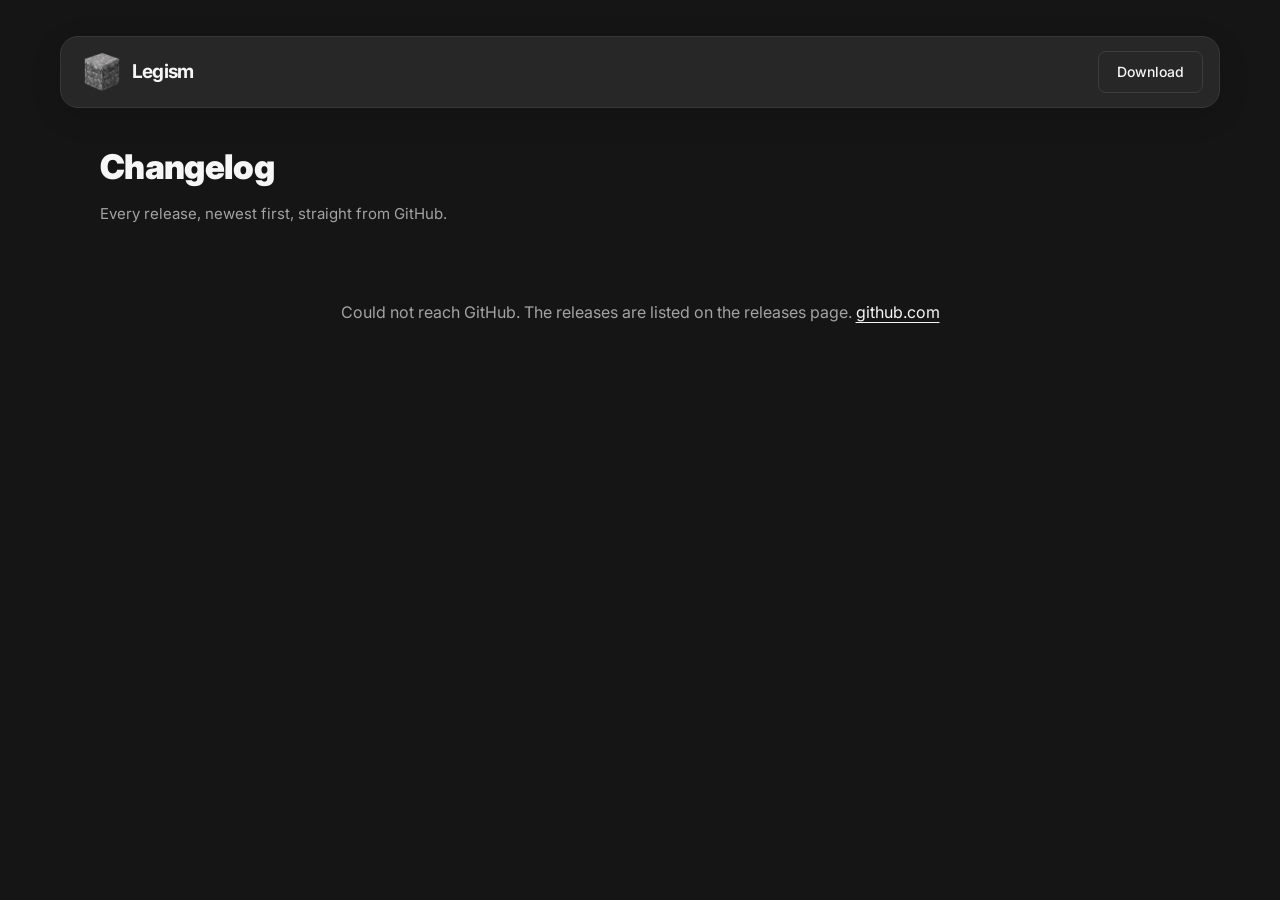
<file: changelog/index.html>
<!doctype html>
<html lang="en">
<head>
<meta charset="utf-8">
<meta name="viewport" content="width=device-width, initial-scale=1">
<title>Legism changelog</title>
<meta name="description" content="Every Legism release with its notes, downloads and files, straight from GitHub.">
<link rel="icon" type="image/png" href="../images/favicon.png">
<meta property="og:title" content="Legism changelog">
<meta property="og:description" content="Every Legism release with its notes, downloads and files.">
<meta property="og:image" content="https://legismmc.github.io/legism/images/legism-logo.png">
<meta property="og:image:width" content="1254">
<meta property="og:image:height" content="1254">
<meta name="twitter:card" content="summary">
<meta property="og:type" content="website">
<meta property="og:site_name" content="Legism">
<meta property="og:url" content="https://legismmc.github.io/legism/changelog/">
<link rel="canonical" href="https://legismmc.github.io/legism/changelog/">
<link rel="preconnect" href="https://fonts.googleapis.com">
<link rel="preconnect" href="https://fonts.gstatic.com" crossorigin>
<link href="https://fonts.googleapis.com/css2?family=Inter:wght@400;500;700;900&display=swap" rel="stylesheet">
<style>
  :root{
    --black-2:hsl(0,0%,8%);
    --black-3:hsl(0,0%,16%);
    --white-1:hsl(0,0%,100%);
    --white-2:hsl(0,0%,75%);
    --white-3:hsl(0,0%,50%);
    --line:hsl(0,0%,25%);
  }

  *{box-sizing:border-box}

  body{
    margin:0;
    background:var(--black-2);
    color:var(--white-1);
    font:400 16px/1.6 Inter,system-ui,-apple-system,"Segoe UI",sans-serif;
    -webkit-font-smoothing:antialiased;
  }

  /* the stripe motif, matching the rest of the site */
  body::before{
    content:"";position:fixed;inset:-50%;z-index:0;pointer-events:none;
    background-image:repeating-linear-gradient(
      115deg,
      transparent 0 214px,
      hsl(0,0%,34%) 214px 217px,
      hsl(0,0%,92%) 217px 220px,
      hsl(0,0%,34%) 220px 223px
    );
    opacity:.15;
    animation:stripe-drift 12s linear infinite;
    will-change:transform;
  }
  @keyframes stripe-drift{
    from{transform:translate(0,0)}
    to{transform:translate(202.11px,94.24px)}
  }
  @media (prefers-reduced-motion:reduce){ body::before{animation:none} }

  .topbar,.wrap,.stripes{position:relative;z-index:1}
  .wrap{width:min(100% - 32px,900px);margin-inline:auto;padding:0 0 72px}

  a{color:var(--white-1)}
  :focus-visible{outline:2px solid var(--white-1);outline-offset:3px;border-radius:4px}

  .stripes{
    position:relative;overflow:hidden;height:6px;width:100%;
    background:linear-gradient(hsl(0,0%,30%) 0 2px,hsl(0,0%,88%) 2px 4px,hsl(0,0%,30%) 4px 6px);
  }

  /* ---------------- top bar ---------------- */
  .topbar{
    width:min(100% - 32px,900px);margin:16px auto 30px;
    display:flex;align-items:center;gap:14px;
    padding:10px 12px 10px 14px;
    border:1px solid var(--line);border-radius:12px;
    background:hsl(0,0%,11%);
  }
  .brand{
    display:flex;align-items:center;gap:11px;text-decoration:none;color:var(--white-1);
    font-weight:900;font-size:19px;letter-spacing:-.02em;
    padding:4px 6px;border-radius:8px;margin-right:auto;transition:opacity .15s;
  }
  .brand:hover{opacity:.75}
  .brand img{width:34px;height:34px;display:block}
  .topbar .btn{
    display:inline-flex;align-items:center;justify-content:center;gap:9px;
    min-height:42px;padding:0 18px;border:1px solid var(--line);border-radius:8px;
    color:var(--white-1);text-decoration:none;font-size:15px;font-weight:500;white-space:nowrap;
    transition:background .15s,border-color .15s;
  }
  .topbar .btn:hover{background:var(--black-3);border-color:var(--white-3)}

  /* ---------------- language switch ---------------- */
  .lang{display:flex;gap:4px;flex:none}
  .lang-option{
    width:34px;height:26px;padding:0;cursor:pointer;
    background:transparent;border:1px solid var(--line);border-radius:5px;
    display:grid;place-items:center;overflow:hidden;
    opacity:.45;transition:opacity .15s,border-color .15s;
  }
  .lang-option:hover{opacity:.8}
  .lang-option.active{opacity:1;border-color:var(--white-2)}
  .lang-option svg{width:100%;height:100%;display:block}
  /* the bar now carries a language switch as well as the buttons; below this it stops
     fitting on one line, so it wraps rather than pushing anything off the edge */
  @media (max-width:560px){
    .topbar{flex-wrap:wrap;row-gap:8px}
    .brand{margin-right:0;flex:1 0 auto}
    .lang{order:1}
    .topbar .btn{flex:1 1 auto;justify-content:center}
  }
  @media (max-width:520px){
    .brand span{font-size:17px}
    .topbar{gap:8px;padding:8px 8px 8px 10px}
    .topbar .btn{padding:0 12px;font-size:14px}
  }

  h1{font-size:clamp(26px,4.6vw,34px);font-weight:900;letter-spacing:-.02em;margin:0 0 8px}
  .sub{color:var(--white-3);margin:0 0 34px;font-size:15px}

  /* ---------------- releases ---------------- */
  .release{
    border:1px solid var(--black-3);border-radius:8px;
    padding:22px 24px;margin-bottom:16px;background:var(--black-2);
  }
  .release:hover{border-color:var(--line)}
  .rel-head{display:flex;align-items:baseline;gap:14px;flex-wrap:wrap;margin-bottom:4px}
  .rel-tag{font-size:22px;font-weight:900;letter-spacing:-.02em}
  .rel-date{color:var(--white-3);font-size:14px}
  .rel-latest{
    font-size:12px;font-weight:700;letter-spacing:.04em;text-transform:uppercase;
    border:1px solid var(--white-3);border-radius:100px;padding:2px 9px;color:var(--white-2);
  }
  .rel-stats{color:var(--white-3);font-size:14px;margin:0 0 14px}
  .notes{color:var(--white-2);font-size:15px;line-height:1.65}
  .notes h2{font-size:16px;font-weight:700;color:var(--white-1);margin:18px 0 6px}
  .notes p{margin:0 0 10px}
  .notes ul{margin:0 0 10px;padding-left:20px}
  .notes code{background:hsl(0,0%,13%);padding:2px 6px;border-radius:4px;font-size:13.5px}
  .notes a{color:var(--white-1)}
  .notes strong{color:var(--white-1)}
  .rel-links{margin-top:14px;font-size:14px}
  .rel-links a{color:var(--white-3)}
  .rel-links a:hover{color:var(--white-1)}
  .state{color:var(--white-3);text-align:center;padding:40px 0}
</style>
<link rel="stylesheet" href="../assets/theme.css">
</head>
<body class="changelog-page">



<nav class="topbar">
  <a class="brand" href="../" aria-label="Legism">
    <img src="../images/legism-logo.png" width="34" height="34" alt="">
    <span>Legism</span>
  </a>
  <a class="btn" href="../download/">Download</a>
</nav>

<div class="wrap">
  <h1>Changelog</h1>
  <p class="sub">Every release, newest first, straight from GitHub.</p>

  <div id="releases">
    <p class="state">Loading releases…</p>
  </div>
</div>

<script src="../assets/i18n.js"></script>
<script>
(function () {
  var REPO = 'Legismmc/legism';
  var cached = null;

  function escapeHtml(text) {
    return text.replace(/[&<>"']/g, function (c) {
      return { '&': '&amp;', '<': '&lt;', '>': '&gt;', '"': '&quot;', "'": '&#39;' }[c];
    });
  }

  /**
   * Just enough Markdown for what release notes actually use: headings, bold, inline
   * code, links and bullets. Everything is escaped first, so a note can never inject
   * markup into the page - these are trusted authors, but the page should not depend on
   * that being true forever.
   */
  function renderNotes(markdown) {
    var html = escapeHtml(markdown);
    html = html.replace(/`([^`]+)`/g, '<code>$1</code>');
    html = html.replace(/\[([^\]]+)\]\((https?:\/\/[^)\s]+)\)/g,
      '<a href="$2" target="_blank" rel="noopener">$1</a>');
    html = html.replace(/\*\*([^*]+)\*\*/g, '<strong>$1</strong>');

    var out = [];
    var list = false;
    html.split('\n').forEach(function (line) {
      var trimmed = line.trim();
      if (/^##+\s/.test(trimmed)) {
        if (list) { out.push('</ul>'); list = false; }
        out.push('<h2>' + trimmed.replace(/^##+\s*/, '') + '</h2>');
      } else if (/^[-*]\s/.test(trimmed)) {
        if (!list) { out.push('<ul>'); list = true; }
        out.push('<li>' + trimmed.replace(/^[-*]\s*/, '') + '</li>');
      } else if (trimmed === '' || /^-{3,}$/.test(trimmed)) {
        if (list) { out.push('</ul>'); list = false; }
      } else {
        if (list) { out.push('</ul>'); list = false; }
        out.push('<p>' + trimmed + '</p>');
      }
    });
    if (list) out.push('</ul>');
    return out.join('');
  }

  // Prefer English notes; original release text remains available on GitHub.
  function notesFor(body) {
    var match = body.match(/<!--EN-->([\s\S]*?)<!--\/EN-->/);
    if (match) return match[1].trim();
    if (/[\u0400-\u04ff]/.test(body)) return 'English release notes are unavailable. View the original notes on GitHub.';
    return body;
  }

  function formatDate(iso) {
    var date = new Date(iso);
    if (isNaN(date)) return '';
    return date.toLocaleDateString('en-GB',
      { year: 'numeric', month: 'long', day: 'numeric' });
  }

  function render(releases) {
    var host = document.getElementById('releases');
    host.innerHTML = '';

    releases.forEach(function (release, index) {
      var downloads = (release.assets || []).reduce(function (sum, asset) {
        return sum + (asset.download_count || 0);
      }, 0);

      var article = document.createElement('article');
      article.className = 'release';

      var head = '<div class="rel-head">'
        + '<span class="rel-tag">' + escapeHtml(release.tag_name) + '</span>'
        + (index === 0 ? '<span class="rel-latest">latest</span>' : '')
        + '<span class="rel-date">' + formatDate(release.published_at) + '</span>'
        + '</div>';

      var stats = '<p class="rel-stats">' + downloads.toLocaleString() + ' '
        + window.i18n.plural(downloads, 'downloads') + '</p>';

      var body = notesFor((release.body || '').trim());
      var notes = '<div class="notes">'
        + (body ? renderNotes(body) : '<p>' + window.i18n.get('cl.notes.none') + '</p>')
        + '</div>';

      var links = '<p class="rel-links"><a href="' + escapeHtml(release.html_url)
        + '" target="_blank" rel="noopener">' + window.i18n.get('cl.open') + ' →</a></p>';

      article.innerHTML = head + stats + notes + links;
      host.appendChild(article);
    });
  }

  function load() {
    fetch('https://api.github.com/repos/' + REPO + '/releases?per_page=100', {
      headers: { 'Accept': 'application/vnd.github+json' }
    }).then(function (response) {
      if (!response.ok) throw new Error('HTTP ' + response.status);
      return response.json();
    }).then(function (list) {
      if (!Array.isArray(list) || !list.length) throw new Error('no releases');
      cached = list.filter(function (r) { return !r.draft && !r.prerelease; });
      render(cached);
    }).catch(function (error) {
      if (window.console) console.warn('Could not load releases:', error);
      document.getElementById('releases').innerHTML =
        '<p class="state">' + window.i18n.get('cl.failed')
        + ' <a href="https://github.com/' + REPO + '/releases" target="_blank" rel="noopener">github.com</a></p>';
    });
  }



  load();
})();
</script>

</body>
</html>
</file>
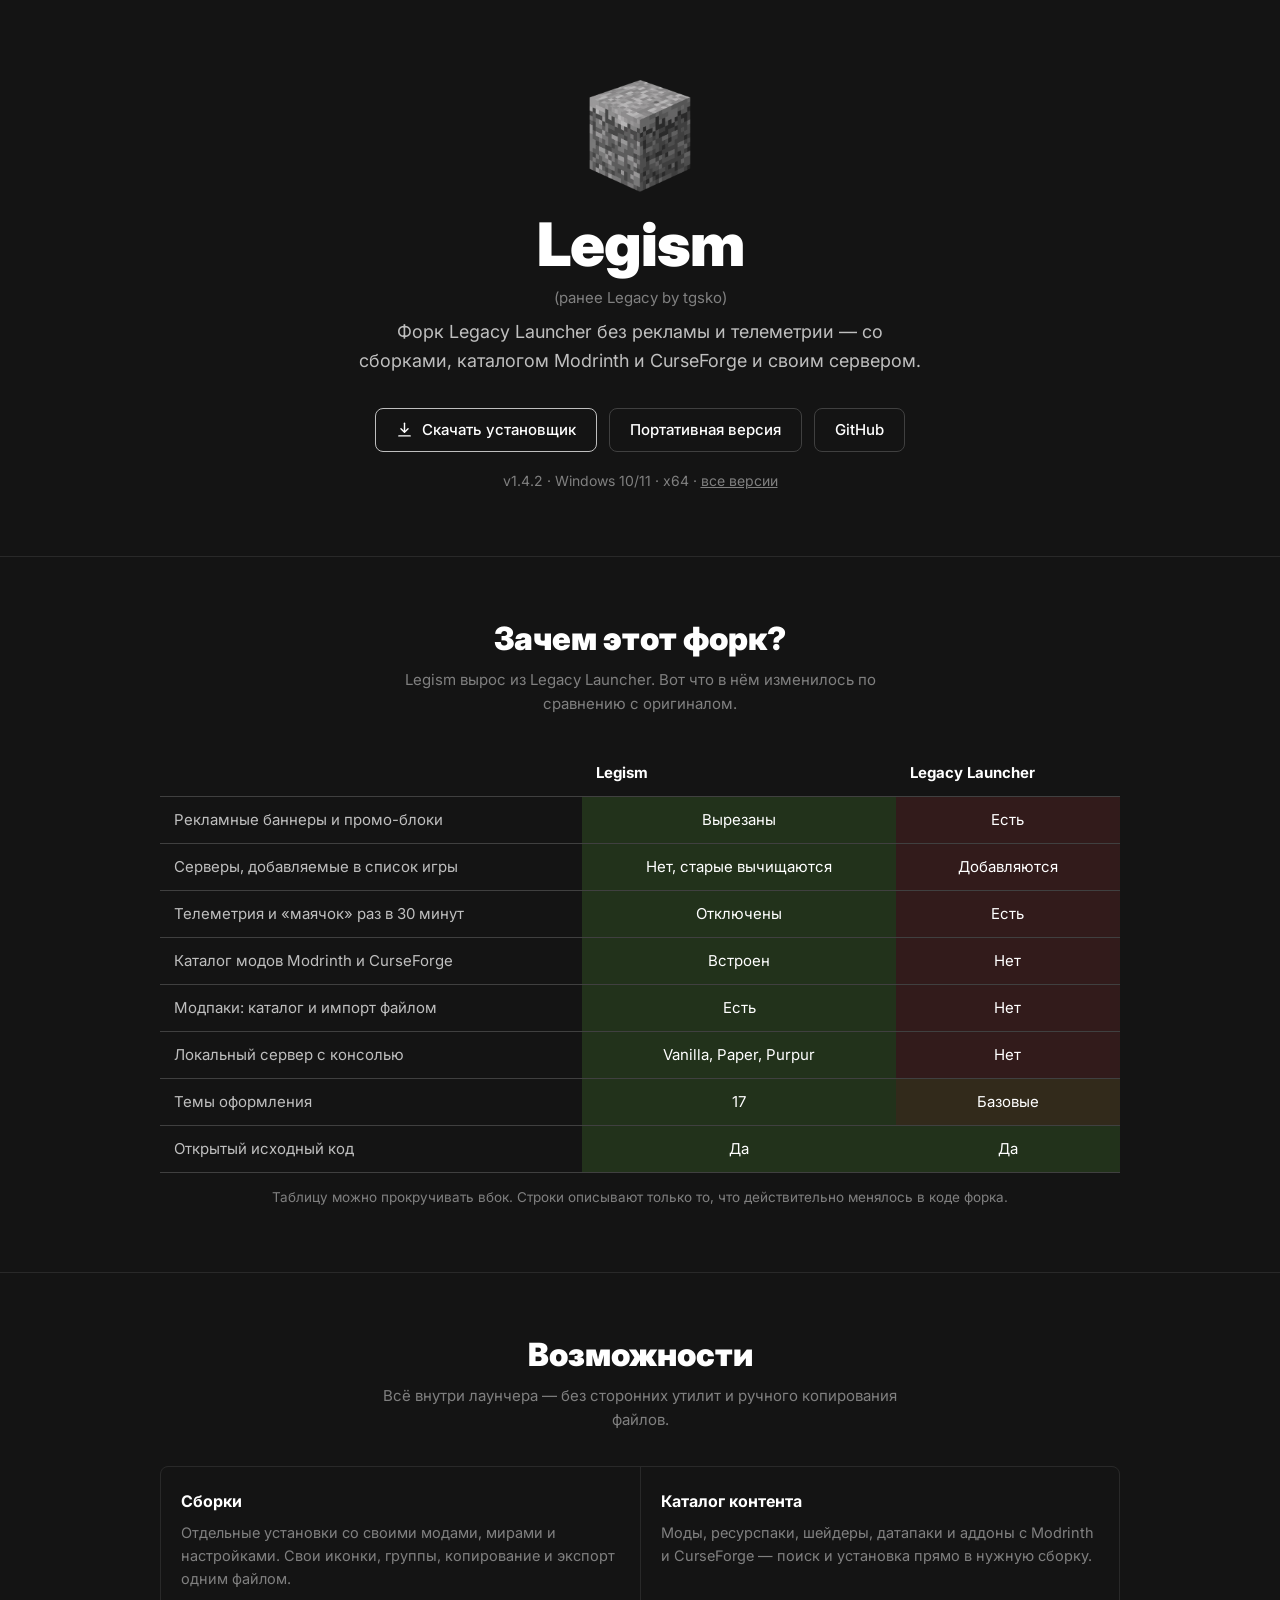
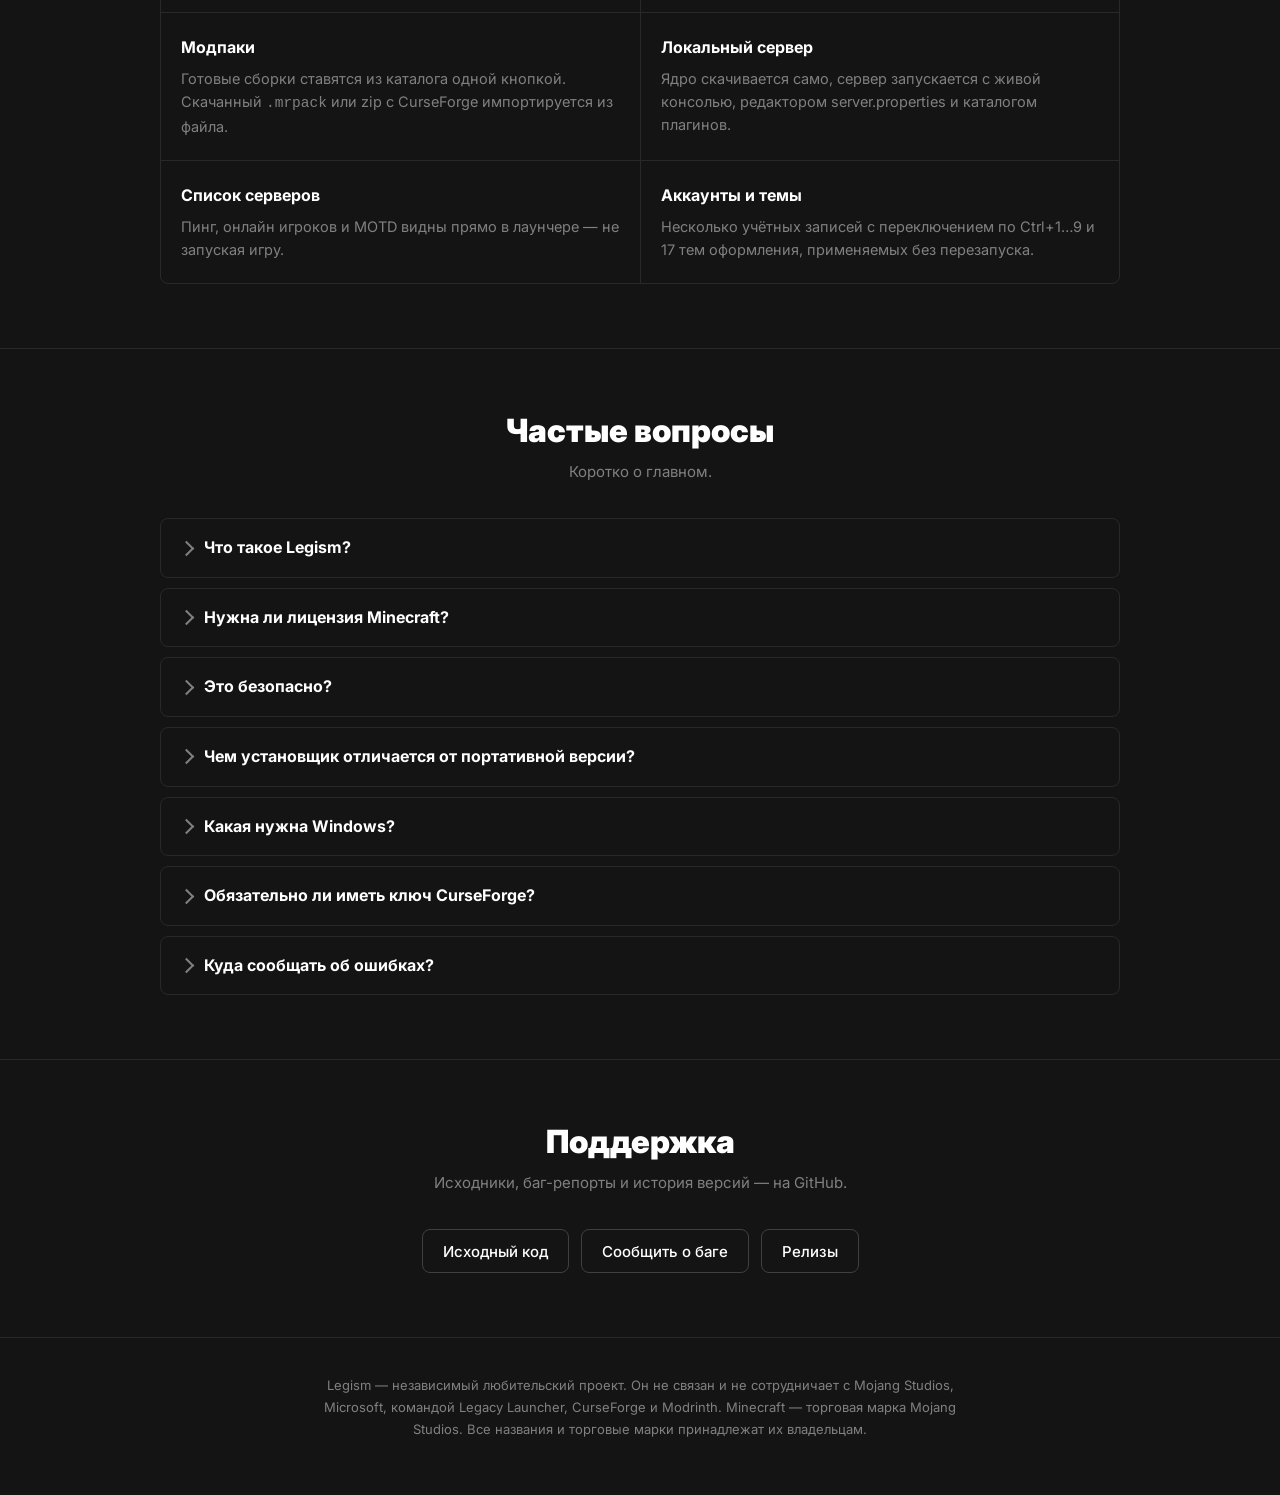
<file: docs/index.html>
<!doctype html>
<html lang="ru">
<head>
<meta charset="utf-8">
<meta name="viewport" content="width=device-width, initial-scale=1">
<title>Legism</title>
<meta name="description" content="Legism — форк Legacy Launcher без рекламы и телеметрии, со сборками, встроенным каталогом Modrinth и CurseForge и локальными серверами.">
<link rel="icon" type="image/png" href="images/favicon.png">
<meta property="og:title" content="Legism">
<meta property="og:description" content="Форк Legacy Launcher без рекламы и телеметрии. Сборки, каталог Modrinth и CurseForge, свой сервер.">
<meta property="og:image" content="images/legism-logo.png">
<meta property="og:type" content="website">
<link rel="preconnect" href="https://fonts.googleapis.com">
<link rel="preconnect" href="https://fonts.gstatic.com" crossorigin>
<link href="https://fonts.googleapis.com/css2?family=Inter:wght@400;500;700;900&display=swap" rel="stylesheet">
<style>
  :root{
    --black-1:hsl(0,0%,0%);
    --black-2:hsl(0,0%,8%);
    --black-3:hsl(0,0%,16%);
    --white-1:hsl(0,0%,100%);
    --white-2:hsl(0,0%,75%);
    --white-3:hsl(0,0%,50%);
    --line:hsl(0,0%,25%);
    --green-1:hsl(100,30%,15%);
    --red-1:hsl(0,30%,15%);
    --blue-1:hsl(200,30%,15%);
    --yellow-1:hsl(40,30%,15%);
  }

  *{box-sizing:border-box}

  html{scroll-behavior:smooth}
  @media (prefers-reduced-motion:reduce){
    html{scroll-behavior:auto}
    *,*::before,*::after{transition-duration:.01ms!important}
  }

  body{
    margin:0;
    background:var(--black-2);
    color:var(--white-1);
    font:400 16px/1.6 Inter,system-ui,-apple-system,"Segoe UI",sans-serif;
    -webkit-font-smoothing:antialiased;
  }

  .wrap{width:min(100% - 32px,960px);margin-inline:auto}

  a{color:var(--white-1)}
  :focus-visible{outline:2px solid var(--white-1);outline-offset:3px;border-radius:4px}

  h1{font-size:32px;font-weight:900;line-height:1.15;margin:0 0 16px}
  h2{font-size:20px;font-weight:700;margin:0 0 10px}

  /* ---------------- hero ---------------- */
  header{text-align:center;padding:80px 0 64px;border-bottom:1px solid var(--black-3)}
  .logo{
    width:112px;height:112px;display:block;margin:0 auto 22px;
    image-rendering:auto;
  }
  .name{font-size:clamp(40px,7vw,60px);font-weight:900;line-height:1;margin:0 0 12px;letter-spacing:-.02em}
  .formerly{color:var(--white-3);font-size:15px;margin:0 0 8px}
  .tagline{color:var(--white-2);font-size:18px;margin:0 auto 32px;max-width:52ch}

  .actions{display:flex;flex-wrap:wrap;gap:12px;justify-content:center;margin-bottom:18px}
  .btn{
    display:inline-flex;align-items:center;justify-content:center;gap:9px;
    min-height:44px;padding:0 20px;
    background:transparent;color:var(--white-1);
    border:1px solid var(--line);border-radius:8px;
    font:500 15px/1 Inter,sans-serif;text-decoration:none;cursor:pointer;
    transition:background .15s,border-color .15s;
  }
  .btn:hover{background:var(--black-3);border-color:var(--white-3)}
  .btn.primary{border-color:var(--white-2)}
  .btn.primary:hover{background:var(--white-1);color:var(--black-1);border-color:var(--white-1)}
  .btn svg{width:17px;height:17px;flex:none}

  .under{color:var(--white-3);font-size:14px;margin:0}
  .under a{color:var(--white-3)}
  .under a:hover{color:var(--white-1)}

  /* ---------------- sections ---------------- */
  section{padding:64px 0;border-bottom:1px solid var(--black-3)}
  section > .wrap > h1{text-align:center;margin-bottom:10px}
  .sub{text-align:center;color:var(--white-3);margin:0 auto 34px;max-width:60ch;font-size:15px}

  /* ---------------- table ---------------- */
  .scroller{overflow-x:auto;-webkit-overflow-scrolling:touch}
  table{border-collapse:collapse;width:100%;min-width:560px;font-size:15px}
  th,td{padding:11px 14px;text-align:left;border-bottom:1px solid var(--line)}
  thead th{font-weight:700;white-space:nowrap}
  thead th:first-child{width:44%}
  tbody th{font-weight:400;color:var(--white-2)}
  td{text-align:center;white-space:nowrap}
  .yes{background:var(--green-1)}
  .no{background:var(--red-1)}
  .neutral{background:var(--blue-1)}
  .partial{background:var(--yellow-1)}
  .hint{color:var(--white-3);font-size:13.5px;margin:14px 0 0;text-align:center}

  /* ---------------- features ---------------- */
  .feats{display:grid;grid-template-columns:repeat(2,1fr);gap:1px;background:var(--black-3);border:1px solid var(--black-3);border-radius:8px;overflow:hidden}
  @media (max-width:640px){.feats{grid-template-columns:1fr}}
  .feat{background:var(--black-2);padding:22px 20px}
  .feat h2{font-size:16px;margin-bottom:6px}
  .feat p{margin:0;color:var(--white-3);font-size:14.5px;line-height:1.6}

  /* ---------------- faq ---------------- */
  .faq{display:grid;gap:10px}
  details{
    background:var(--black-2);border:1px solid var(--black-3);border-radius:8px;
    padding:0 18px;transition:border-color .15s;
  }
  details:hover{border-color:var(--line)}
  details[open]{border-color:var(--line)}
  summary{
    cursor:pointer;list-style:none;padding:16px 0;
    font-weight:700;font-size:16px;display:flex;align-items:center;gap:12px;
  }
  summary::-webkit-details-marker{display:none}
  summary::before{
    content:"";flex:none;width:9px;height:9px;
    border-right:2px solid var(--white-3);border-bottom:2px solid var(--white-3);
    transform:rotate(-45deg);transition:transform .18s;margin-left:2px;
  }
  details[open] summary::before{transform:rotate(45deg)}
  details p{margin:0 0 16px;color:var(--white-2);font-size:15px;line-height:1.65}
  details p:last-child{margin-bottom:16px}
  details a{color:var(--white-1)}

  /* ---------------- support ---------------- */
  .links{display:flex;flex-wrap:wrap;gap:12px;justify-content:center}

  /* ---------------- footer ---------------- */
  footer{padding:36px 0 56px;text-align:center}
  .disclaimer{color:var(--white-3);font-size:13px;line-height:1.7;margin:0 auto;max-width:80ch}
</style>
</head>
<body>

<header>
  <div class="wrap">
    <img class="logo" src="images/legism-logo.png" width="112" height="112" alt="Логотип Legism">
    <h1 class="name">Legism</h1>
    <p class="formerly">(ранее Legacy by tgsko)</p>
    <p class="tagline">Форк Legacy Launcher без рекламы и телеметрии — со сборками, каталогом Modrinth и CurseForge и своим сервером.</p>

    <div class="actions">
      <a class="btn primary" href="https://github.com/Legismmc/legism/releases/download/v1.4.2/Legism_Installer.exe">
        <svg viewBox="0 0 24 24" fill="none" stroke="currentColor" stroke-width="2" stroke-linecap="round" stroke-linejoin="round" aria-hidden="true">
          <path d="M12 3v12"/><path d="m7 11 5 5 5-5"/><path d="M4 21h16"/>
        </svg>
        Скачать установщик
      </a>
      <a class="btn" href="https://github.com/Legismmc/legism/releases/download/v1.4.2/Legism_portable.zip">Портативная версия</a>
      <a class="btn" href="https://github.com/Legismmc/legism" target="_blank" rel="noopener">GitHub</a>
    </div>

    <p class="under">
      v1.4.2 · Windows 10/11 · x64 ·
      <a href="https://github.com/Legismmc/legism/releases" target="_blank" rel="noopener">все версии</a>
    </p>
  </div>
</header>

<main>

  <section id="why">
    <div class="wrap">
      <h1>Зачем этот форк?</h1>
      <p class="sub">Legism вырос из Legacy Launcher. Вот что в нём изменилось по сравнению с оригиналом.</p>

      <div class="scroller">
        <table>
          <thead>
            <tr>
              <th scope="col"></th>
              <th scope="col">Legism</th>
              <th scope="col">Legacy Launcher</th>
            </tr>
          </thead>
          <tbody>
            <tr>
              <th scope="row">Рекламные баннеры и промо-блоки</th>
              <td class="yes">Вырезаны</td>
              <td class="no">Есть</td>
            </tr>
            <tr>
              <th scope="row">Серверы, добавляемые в список игры</th>
              <td class="yes">Нет, старые вычищаются</td>
              <td class="no">Добавляются</td>
            </tr>
            <tr>
              <th scope="row">Телеметрия и «маячок» раз в 30 минут</th>
              <td class="yes">Отключены</td>
              <td class="no">Есть</td>
            </tr>
            <tr>
              <th scope="row">Каталог модов Modrinth и CurseForge</th>
              <td class="yes">Встроен</td>
              <td class="no">Нет</td>
            </tr>
            <tr>
              <th scope="row">Модпаки: каталог и импорт файлом</th>
              <td class="yes">Есть</td>
              <td class="no">Нет</td>
            </tr>
            <tr>
              <th scope="row">Локальный сервер с консолью</th>
              <td class="yes">Vanilla, Paper, Purpur</td>
              <td class="no">Нет</td>
            </tr>
            <tr>
              <th scope="row">Темы оформления</th>
              <td class="yes">17</td>
              <td class="partial">Базовые</td>
            </tr>
            <tr>
              <th scope="row">Открытый исходный код</th>
              <td class="yes">Да</td>
              <td class="yes">Да</td>
            </tr>
          </tbody>
        </table>
      </div>
      <p class="hint">Таблицу можно прокручивать вбок. Строки описывают только то, что действительно менялось в коде форка.</p>
    </div>
  </section>

  <section id="features">
    <div class="wrap">
      <h1>Возможности</h1>
      <p class="sub">Всё внутри лаунчера — без сторонних утилит и ручного копирования файлов.</p>

      <div class="feats">
        <div class="feat">
          <h2>Сборки</h2>
          <p>Отдельные установки со своими модами, мирами и настройками. Свои иконки, группы, копирование и экспорт одним файлом.</p>
        </div>
        <div class="feat">
          <h2>Каталог контента</h2>
          <p>Моды, ресурспаки, шейдеры, датапаки и аддоны с Modrinth и CurseForge — поиск и установка прямо в нужную сборку.</p>
        </div>
        <div class="feat">
          <h2>Модпаки</h2>
          <p>Готовые сборки ставятся из каталога одной кнопкой. Скачанный <code>.mrpack</code> или zip с CurseForge импортируется из файла.</p>
        </div>
        <div class="feat">
          <h2>Локальный сервер</h2>
          <p>Ядро скачивается само, сервер запускается с живой консолью, редактором server.properties и каталогом плагинов.</p>
        </div>
        <div class="feat">
          <h2>Список серверов</h2>
          <p>Пинг, онлайн игроков и MOTD видны прямо в лаунчере — не запуская игру.</p>
        </div>
        <div class="feat">
          <h2>Аккаунты и темы</h2>
          <p>Несколько учётных записей с переключением по Ctrl+1…9 и 17 тем оформления, применяемых без перезапуска.</p>
        </div>
      </div>
    </div>
  </section>

  <section id="faq">
    <div class="wrap">
      <h1>Частые вопросы</h1>
      <p class="sub">Коротко о главном.</p>

      <div class="faq">
        <details>
          <summary>Что такое Legism?</summary>
          <p>Независимый любительский форк <a href="https://llaun.ch/" target="_blank" rel="noopener">Legacy Launcher</a> — лаунчера Minecraft. Из него вырезаны реклама и телеметрия, а взамен добавлены встроенный каталог модов, модпаки и локальные серверы. Раньше проект назывался «Legacy by tgsko».</p>
        </details>

        <details>
          <summary>Нужна ли лицензия Minecraft?</summary>
          <p>Minecraft — платная игра, и лаунчер её не распространяет и не выдаёт. Legism только запускает игру и управляет сборками.</p>
        </details>

        <details>
          <summary>Это безопасно?</summary>
          <p>Исходный код открыт целиком — его можно прочитать и собрать самому. Скачивайте только со <a href="https://github.com/Legismmc/legism/releases" target="_blank" rel="noopener">страницы релизов на GitHub</a>: сборки с других сайтов никем не проверены.</p>
        </details>

        <details>
          <summary>Чем установщик отличается от портативной версии?</summary>
          <p>Установщик ставит лаунчер как обычную программу с ярлыками. Портативная версия распаковывается в любую папку и ничего не прописывает в систему — её удобно держать на флешке или переносить между дисками вместе со сборками.</p>
        </details>

        <details>
          <summary>Какая нужна Windows?</summary>
          <p>Windows 10 или 11, 64-разрядная. Java идёт в комплекте — отдельно ставить ничего не нужно.</p>
        </details>

        <details>
          <summary>Обязательно ли иметь ключ CurseForge?</summary>
          <p>Нет. Ключ уже встроен, и каталог CurseForge работает сразу. Свой ключ можно указать в настройках, если захочется — он заменит встроенный.</p>
        </details>

        <details>
          <summary>Куда сообщать об ошибках?</summary>
          <p>В <a href="https://github.com/Legismmc/legism/issues" target="_blank" rel="noopener">Issues на GitHub</a>. Не пишите о проблемах этого форка команде Legacy Launcher — они к нему отношения не имеют.</p>
        </details>
      </div>
    </div>
  </section>

  <section id="support">
    <div class="wrap">
      <h1>Поддержка</h1>
      <p class="sub">Исходники, баг-репорты и история версий — на GitHub.</p>
      <div class="links">
        <a class="btn" href="https://github.com/Legismmc/legism" target="_blank" rel="noopener">Исходный код</a>
        <a class="btn" href="https://github.com/Legismmc/legism/issues" target="_blank" rel="noopener">Сообщить о баге</a>
        <a class="btn" href="https://github.com/Legismmc/legism/releases" target="_blank" rel="noopener">Релизы</a>
      </div>
    </div>
  </section>

</main>

<footer>
  <div class="wrap">
    <p class="disclaimer">
      Legism — независимый любительский проект. Он не связан и не сотрудничает с Mojang Studios,
      Microsoft, командой Legacy Launcher, CurseForge и Modrinth. Minecraft — торговая марка
      Mojang Studios. Все названия и торговые марки принадлежат их владельцам.
    </p>
  </div>
</footer>

</body>
</html>
</file>
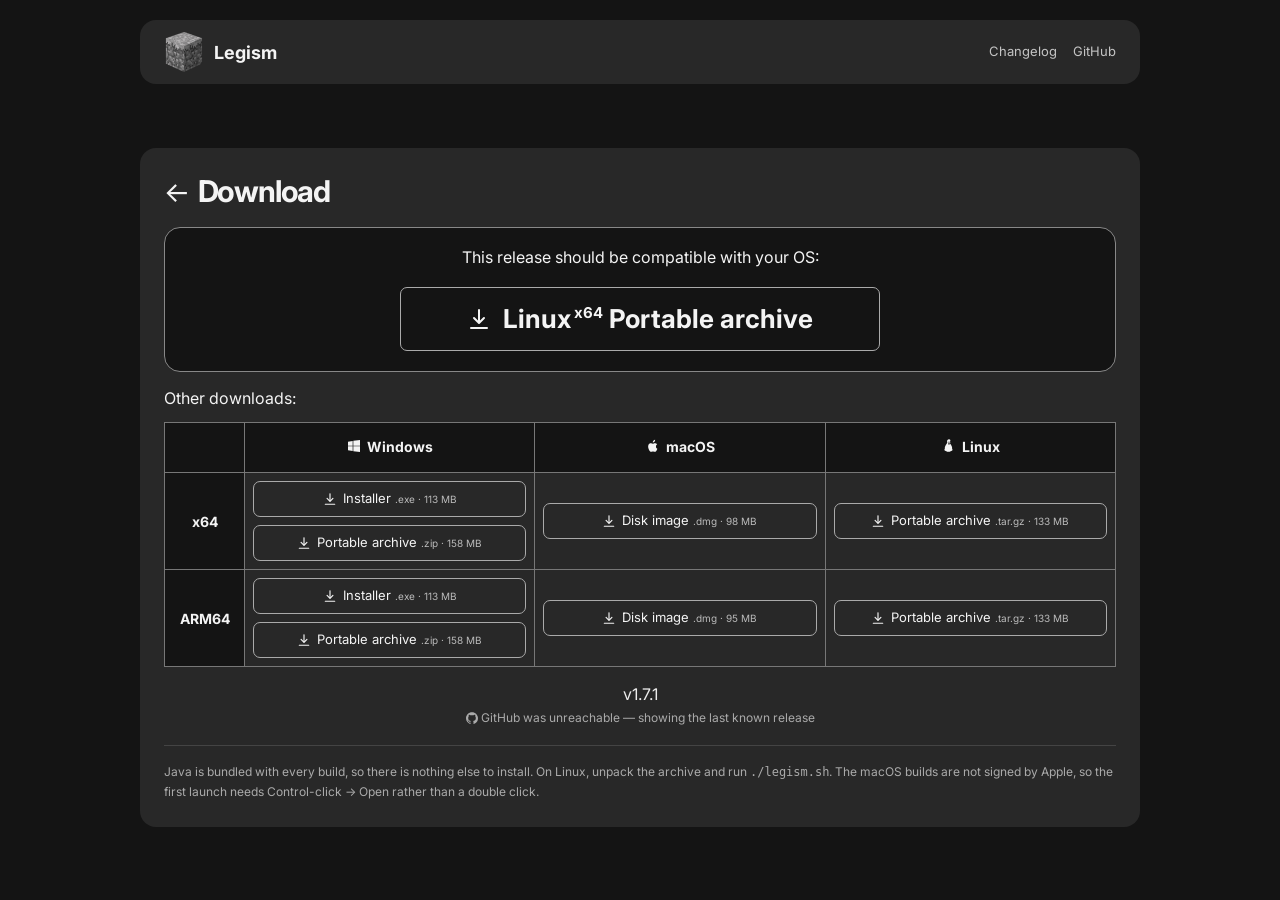
<file: download/index.html>
<!doctype html>
<html lang="en">
<head>
<meta charset="utf-8">
<meta name="viewport" content="width=device-width, initial-scale=1">
<title>Download Legism</title>
<meta name="description" content="Download Legism for Windows, Linux and macOS — installer, portable archive and disk images, straight from the latest GitHub release.">
<link rel="icon" type="image/png" href="../images/favicon.png">
<meta property="og:title" content="Download Legism">
<meta property="og:description" content="Builds for Windows, Linux and macOS, straight from the latest GitHub release.">
<meta property="og:image" content="https://legismmc.github.io/legism/images/legism-logo.png">
<meta property="og:image:width" content="1254">
<meta property="og:image:height" content="1254">
<meta name="twitter:card" content="summary">
<meta property="og:type" content="website">
<meta property="og:site_name" content="Legism">
<meta property="og:url" content="https://legismmc.github.io/legism/download/">
<link rel="canonical" href="https://legismmc.github.io/legism/download/">
<link rel="preconnect" href="https://fonts.googleapis.com">
<link rel="preconnect" href="https://fonts.gstatic.com" crossorigin>
<link href="https://fonts.googleapis.com/css2?family=Inter:wght@400;500;700;900&display=swap" rel="stylesheet">
<link rel="stylesheet" href="../assets/download.css">
</head>
<body>



<nav class="topbar">
  <a class="brand" href="../" aria-label="Legism home page">
    <img src="../images/legism-logo.png" width="34" height="34" alt="">
    <span>Legism</span>
  </a>
  <a class="btn" href="../changelog/">Changelog</a>
  <a class="btn" href="https://github.com/Legismmc/legism" target="_blank" rel="noopener">GitHub</a>
</nav>

<main class="wrap">

  <div class="head">
    <h1><a href="../" aria-label="Legism">←</a> <span>Download</span></h1>
  </div>

  <div class="recommend">
    <p id="recommend-text">Looking for the build that matches your system…</p>
    <div id="recommend-slot"></div>
  </div>

  <p class="label">Other downloads:</p>
  <div class="scroller" tabindex="0" role="region" aria-label="Windows, macOS, Linux">
    <table>
      <thead>
        <tr>
          <th class="corner"></th>
          <th>
            <span class="os">
              <svg viewBox="0 0 24 24" aria-hidden="true"><path d="M3 5.5 10 4.5v7H3v-6ZM11 4.3 21 3v8.5H11v-7.2ZM3 12.5h7v7L3 18.5v-6ZM11 12.5h10V21l-10-1.3v-7.2Z"/></svg>
              Windows
            </span>
          </th>
          <th>
            <span class="os">
              <svg viewBox="0 0 24 24" aria-hidden="true"><path d="M16.4 12.7c0-2.2 1.8-3.3 1.9-3.3-1-1.5-2.6-1.7-3.2-1.7-1.4-.1-2.7.8-3.3.8-.7 0-1.7-.8-2.8-.8-1.5 0-2.8.8-3.6 2.1-1.5 2.7-.4 6.6 1.1 8.8.7 1 1.6 2.2 2.7 2.2 1.1 0 1.5-.7 2.8-.7 1.3 0 1.6.7 2.8.7 1.2 0 1.9-1.1 2.6-2.1.8-1.2 1.2-2.4 1.2-2.4-.1 0-2.2-.9-2.2-3.6ZM14.3 5.5c.6-.7 1-1.7.9-2.7-.9 0-2 .6-2.6 1.3-.6.6-1.1 1.7-.9 2.6 1 .1 2-.5 2.6-1.2Z"/></svg>
              macOS
            </span>
          </th>
          <th>
            <span class="os">
              <svg viewBox="0 0 24 24" aria-hidden="true"><path d="M12 2c-2 0-3 1.7-3 3.6 0 1.3.2 2-.4 3-.8 1.2-2 2.7-2.6 4.6-.4 1.2-.4 2.3-.2 3-.5.5-.8 1.2-.6 1.9.1.5.5.8 1 1 .5.2 1 .4 1.6.8.6.4 1.2.8 2 .9.5.1 1 0 1.4-.2.4.2.9.3 1.4.2.8-.1 1.4-.5 2-.9.6-.4 1.1-.6 1.6-.8.5-.2.9-.5 1-1 .2-.7-.1-1.4-.6-1.9.2-.7.2-1.8-.2-3-.6-1.9-1.8-3.4-2.6-4.6-.6-1-.4-1.7-.4-3C15 3.7 14 2 12 2Zm-1.3 3.2c.4 0 .7.4.7 1s-.3 1-.7 1-.7-.4-.7-1 .3-1 .7-1Zm2.6 0c.4 0 .7.4.7 1s-.3 1-.7 1-.7-.4-.7-1 .3-1 .7-1Zm-1.3 2.6c.9 0 1.7.5 1.7.9 0 .3-.3.5-.7.8-.4.2-.7.5-1 .5s-.6-.3-1-.5c-.4-.3-.7-.5-.7-.8 0-.4.8-.9 1.7-.9Z"/></svg>
              Linux
            </span>
          </th>
        </tr>
      </thead>
      <tbody id="matrix">
        <tr><td colspan="4" class="empty">Loading…</td></tr>
      </tbody>
    </table>
  </div>

  <noscript><p><a href="https://github.com/Legismmc/legism/releases/latest">GitHub Releases — Download Legism</a></p></noscript>
  <div class="foot">
    <div class="version" id="version">—</div>
    <div class="downloads" id="downloads"></div>
    <div class="source" id="source">
      <svg viewBox="0 0 24 24" aria-hidden="true"><path d="M12 .5C5.37.5 0 5.87 0 12.5c0 5.3 3.44 9.8 8.2 11.39.6.11.82-.26.82-.58v-2.2c-3.34.73-4.04-1.42-4.04-1.42-.55-1.39-1.34-1.76-1.34-1.76-1.09-.75.08-.73.08-.73 1.2.08 1.84 1.24 1.84 1.24 1.07 1.83 2.81 1.3 3.5.99.11-.78.42-1.3.76-1.6-2.67-.3-5.47-1.33-5.47-5.93 0-1.31.47-2.38 1.24-3.22-.13-.3-.54-1.52.11-3.18 0 0 1.01-.32 3.3 1.23a11.5 11.5 0 0 1 6 0c2.29-1.55 3.3-1.23 3.3-1.23.65 1.66.24 2.88.12 3.18.77.84 1.23 1.91 1.23 3.22 0 4.61-2.8 5.62-5.48 5.92.43.37.81 1.1.81 2.22v3.29c0 .32.22.7.83.58A12 12 0 0 0 24 12.5C24 5.87 18.63.5 12 .5Z"/></svg>
      Fetching from the GitHub API…
    </div>
  </div>

  <p class="note">
    Java is bundled with every build, so there is nothing else to install.
    On Linux, unpack the archive and run <code>./legism.sh</code>.
    The macOS builds are not signed by Apple, so the first launch needs
    Control-click → Open rather than a double click.
  </p>

</main>

<script>
(function () {
  var REPO = 'Legismmc/legism';

  // What ships today. The page asks the API for the current release, but a rate-limited
  // or offline visitor still gets working links rather than an empty table.
  var FALLBACK = {
    tag: 'v1.7.1',
    assets: [
      { name: 'Legism_windows_installer.exe', size: 118464937 },
      { name: 'Legism_windows_portable.zip', size: 165539092 },
      { name: 'Legism_linux.tar.gz', size: 139140413 },
      { name: 'Legism_macos_apple_silicon.dmg', size: 99190628 },
      { name: 'Legism_macos_intel.dmg', size: 103035061 }
    ]
  };

  // Which cells of the grid an asset belongs in. Windows and Linux ship one file that
  // carries both architectures' runtimes, so those entries claim both rows.
  var RULES = [
    { match: /windows_installer/i, os: 'windows', arch: ['x64', 'arm64'], label: 'Installer', ext: '.exe', kind: 'Installer' },
    { match: /windows_portable/i, os: 'windows', arch: ['x64', 'arm64'], label: 'Portable', ext: '.zip', kind: 'Portable' },
    { match: /linux/i, os: 'linux', arch: ['x64', 'arm64'], label: 'Portable', ext: '.tar.gz', kind: 'Portable' },
    { match: /macos_apple_silicon|aarch64\.dmg/i, os: 'macos', arch: ['arm64'], label: 'Disk Image', ext: '.dmg', kind: 'Disk Image' },
    { match: /macos_intel|x64\.dmg/i, os: 'macos', arch: ['x64'], label: 'Disk Image', ext: '.dmg', kind: 'Disk Image' }
  ];

  var ROWS = [
    { key: 'x64', title: 'x64' },
    { key: 'arm64', title: 'ARM64' }
  ];
  var COLUMNS = ['windows', 'macos', 'linux'];
  var OS_TITLES = { windows: 'Windows', macos: 'macOS', linux: 'Linux' };

  var DOWNLOAD_ICON = '<svg viewBox="0 0 24 24" aria-hidden="true"><path d="M12 3v12"/><path d="m7 11 5 5 5-5"/><path d="M4 21h16"/></svg>';

  function humanSize(bytes) {
    if (!bytes) return '';
    var mb = bytes / (1024 * 1024);
    return mb >= 1000 ? (mb / 1024).toFixed(1) + ' GB' : Math.round(mb) + ' MB';
  }

  function classify(release) {
    var grid = {};
    ROWS.forEach(function (row) {
      grid[row.key] = { windows: [], macos: [], linux: [] };
    });
    (release.assets || []).forEach(function (asset) {
      RULES.forEach(function (rule) {
        if (!rule.match.test(asset.name)) return;
        rule.arch.forEach(function (arch) {
          grid[arch][rule.os].push({
            name: asset.name,
            label: rule.label,
            ext: rule.ext,
            kind: rule.kind,
            os: rule.os,
            size: asset.size,
            url: 'https://github.com/' + REPO + '/releases/download/' + release.tag + '/' + asset.name
          });
        });
      });
    });
    return grid;
  }

  function fileLink(entry) {
    var a = document.createElement('a');
    a.className = 'file';
    a.href = entry.url;
    a.innerHTML = DOWNLOAD_ICON + '<span>' + window.i18n.get('dlp.kind.' + entry.kind) +
      ' <span class="ext">' + entry.ext + (entry.size ? ' · ' + humanSize(entry.size) : '') + '</span></span>';
    return a;
  }

  function renderMatrix(grid) {
    var body = document.getElementById('matrix');
    body.innerHTML = '';
    ROWS.forEach(function (row) {
      var tr = document.createElement('tr');
      var th = document.createElement('th');
      th.scope = 'row';
      th.textContent = row.title;
      tr.appendChild(th);

      COLUMNS.forEach(function (os) {
        var td = document.createElement('td');
        var entries = grid[row.key][os];
        if (!entries.length) {
          td.className = 'empty';
          td.textContent = window.i18n.get('dlp.nobuild');
        } else {
          var cell = document.createElement('div');
          cell.className = 'cell';
          entries.forEach(function (entry) { cell.appendChild(fileLink(entry)); });
          td.appendChild(cell);
        }
        tr.appendChild(td);
      });
      body.appendChild(tr);
    });
  }

  function detect() {
    var ua = navigator.userAgent || '';
    var os = null;
    if (/Android/i.test(ua)) os = 'android';
    else if (/iPhone|iPad|iPod/i.test(ua)) os = 'ios';
    else if (/Windows/i.test(ua)) os = 'windows';
    else if (/Macintosh|Mac OS X/i.test(ua)) os = 'macos';
    else if (/Linux|X11|CrOS/i.test(ua)) os = 'linux';

    // ARM is genuinely hard to see from a browser - an Apple Silicon Mac still reports
    // "MacIntel" - so this is a guess, which is why the wording above stays hedged.
    var arch = /arm64|aarch64/i.test(ua) ? 'arm64' : 'x64';
    return { os: os, arch: arch };
  }

  function refineArch(guess) {
    var data = navigator.userAgentData;
    if (!data || !data.getHighEntropyValues) return Promise.resolve(guess);
    return data.getHighEntropyValues(['architecture']).then(function (values) {
      if (values && values.architecture) {
        guess.arch = /arm/i.test(values.architecture) ? 'arm64' : 'x64';
      }
      return guess;
    }).catch(function () { return guess; });
  }

  function renderRecommendation(grid, found) {
    var text = document.getElementById('recommend-text');
    var slot = document.getElementById('recommend-slot');
    slot.innerHTML = '';

    if (found.os === 'android' || found.os === 'ios') {
      text.textContent = window.i18n.get('dlp.mobile');
      return;
    }
    if (!found.os || !grid[found.arch] || !grid[found.arch][found.os].length) {
      text.textContent = window.i18n.get('dlp.unknown');
      return;
    }

    // Prefer the installer where there is a choice; it is what most people want.
    var entries = grid[found.arch][found.os];
    var pick = entries.filter(function (e) { return e.kind === 'Installer'; })[0] || entries[0];

    text.textContent = window.i18n.get('dlp.compatible');
    var a = document.createElement('a');
    a.className = 'big';
    a.href = pick.url;
    a.innerHTML = DOWNLOAD_ICON +
      '<span>' + OS_TITLES[found.os] +
      '<sup>' + found.arch + '</sup> ' +
      '<span class="kind">' + window.i18n.get('dlp.kind.' + pick.kind) + '</span></span>';
    slot.appendChild(a);
  }

  /**
   * Totals what GitHub has counted across every release, not just the current one, so the
   * number does not reset each time something is published.
   */
  function countDownloads(releases) {
    var total = 0;
    var counted = 0;
    releases.forEach(function (release) {
      (release.assets || []).forEach(function (asset) {
        if (typeof asset.download_count === 'number') {
          total += asset.download_count;
        }
      });
      counted++;
    });
    return { total: total, releases: counted };
  }

  function showDownloads(tally) {
    var el = document.getElementById('downloads');
    if (!tally) {
      el.textContent = '';
      return;
    }
    el.innerHTML = '<b>' + tally.total.toLocaleString() + '</b> '
      + window.i18n.plural(tally.total, 'downloads')
      + ' across '
      + tally.releases + ' ' + window.i18n.plural(tally.releases, 'releases');
  }

  function apply(release, live, tally) {
    var grid = classify(release);
    renderMatrix(grid);
    document.getElementById('version').textContent = release.tag;
    showDownloads(tally);

    var source = document.getElementById('source');
    var icon = source.querySelector('svg').outerHTML;
    source.innerHTML = icon + (live === null ? ' ' + window.i18n.get('dlp.loading') : live
      ? ' ' + window.i18n.get('dlp.fetched')
      : ' ' + window.i18n.get('dlp.unreachable'));

    refineArch(detect()).then(function (found) { renderRecommendation(grid, found); });
  }

  // The whole release list rather than just the newest one: it carries the download counts
  // as well, so the totals and the current version come from a single request. 100 per page
  // is well clear of how many releases there are.
  var cachedState = null;
  document.addEventListener('DOMContentLoaded', function () {
    if (!cachedState) {
      cachedState = { release: FALLBACK, live: false, tally: null };
      apply(FALLBACK, null, null);
    }
  });


  fetch('https://api.github.com/repos/' + REPO + '/releases?per_page=100', {
    headers: { 'Accept': 'application/vnd.github+json' }
  }).then(function (response) {
    if (!response.ok) throw new Error('HTTP ' + response.status);
    return response.json();
  }).then(function (list) {
    if (!Array.isArray(list) || !list.length) {
      throw new Error('no releases');
    }
    // drafts and pre-releases are not what anyone should be pointed at
    var published = list.filter(function (r) { return !r.draft && !r.prerelease; });
    var latest = published.filter(function (r) { return r.assets && r.assets.length; })[0];
    if (!latest || !latest.tag_name) {
      throw new Error('no published release with assets');
    }
    cachedState = { release: { tag: latest.tag_name, assets: latest.assets }, live: true, tally: countDownloads(published) };
    apply(cachedState.release, true, cachedState.tally);
  }).catch(function (error) {
    if (window.console) console.warn('Falling back to the built-in release list:', error);
    // no invented number: the count is left out rather than shown stale
    cachedState = { release: FALLBACK, live: false, tally: null };
    apply(FALLBACK, false, null);
  });
})();
</script>

<script src="../assets/i18n.js"></script>
</body>
</html>
</file>
<file: assets/theme.css>
/* Shared visual refresh — 2026-09-15. Static CSS, compatible with GitHub Pages. */
:root {
  --black-1: #111111;
  --black-2: #151515;
  --black-3: #2c2c2c;
  --white-1: #f6f6f6;
  --white-2: #cacaca;
  --white-3: #a3a3a3;
  --line: #3d3d3d;
  --accent: #eeeeee;
  --green-1: #323232;
  --red-1: #2e2e2e;
  --yellow-1: #343434;
}
html { scroll-padding-top: 110px; }
body { background: var(--black-2); }
body::before, body::after, .stripes { display: none; }
.wrap { width: min(100% - 40px, 1080px); }
a { text-underline-offset: 4px; }
:focus-visible { outline: 2px solid var(--accent); outline-offset: 5px; }
.topbar {
  width: min(100% - 40px, 1160px);
  margin: 20px auto 0;
  top: 16px;
  padding: 12px 16px;
  gap: 12px;
  border: 1px solid #383838;
  border-radius: 18px;
  background: rgba(40, 40, 40, .96);
  box-shadow: 0 8px 30px #0002;
}
.brand { font-weight: 700; letter-spacing: -.04em; }
.brand img { width: 38px; height: 38px; }
.nav-link { color: var(--white-2); text-decoration: none; font-size: 14px; padding: 8px 10px; }
.nav-link:hover { color: var(--white-1); }
.lang { gap: 6px; }
.lang-option { width: 28px; height: 22px; border-radius: 4px; opacity: .65; }
.btn { border-radius: 10px; border-color: #575757; min-height: 46px; font-weight: 500; }
.btn:hover { background: #393939; border-color: #919191; }
.btn.primary, .topbar .nav-download { color: #212121; background: var(--accent); border-color: var(--accent); }
.btn.primary:hover, .topbar .nav-download:hover { background: #eaeaea; border-color: #eaeaea; color: #212121; }
.topbar .btn { font-size: 14px; }
.home header { padding: 88px 0 64px; border: 0; }
.hero-brand { display: flex; align-items: center; justify-content: center; gap: 22px; margin-bottom: 18px; }
.home .logo-wrap { margin: 0; }
.logo-wrap::after { display: none; }
.home .logo { width: 112px; height: 112px; animation: none; filter: drop-shadow(0 8px 18px #0004); }
.home .name { font-size: clamp(64px, 10vw, 100px); font-weight: 500; letter-spacing: -.07em; margin: 0; }
.formerly { color: var(--white-3); margin-bottom: 24px; }
.tagline { max-width: 58ch; font-size: 18px; line-height: 1.75; margin-bottom: 28px; }
.actions { gap: 10px; margin-bottom: 18px; }
.hero-pills { display: flex; justify-content: center; flex-wrap: wrap; gap: 8px; margin: 28px 0 0; }
.hero-pills span { font-size: 12px; color: var(--white-2); padding: 5px 12px; border: 1px solid var(--line); border-radius: 30px; }
.hero-pills span::before { content: ''; display: inline-block; width: 5px; height: 5px; border-radius: 50%; background: var(--accent); margin-right: 8px; vertical-align: middle; }
.stats { max-width: 1080px; width: calc(100% - 40px); margin: 0 auto 24px; border: 1px solid var(--line); border-radius: 16px; overflow: hidden; background: var(--line); }
.stat { padding: 24px 16px; background: #202020; }
.stat b { font-size: 28px; font-weight: 500; color: var(--accent); }
.stat span { font-size: 13px; }
section { border: 0; padding: 44px 0; }
section > .wrap { padding: 36px; border: 1px solid #343434; border-radius: 20px; background: #232323; }
section > .wrap > h2 { text-align: left; font-size: 28px; letter-spacing: -.04em; line-height: 1.25; margin: 0 0 12px; }
.home .sub { text-align: left; margin: 0 0 28px; max-width: 72ch; font-size: 15px; color: var(--white-2); }
.scroller { border: 1px solid var(--line); border-radius: 12px; }
table { font-size: 14px; }
th, td { padding: 14px 16px; border-color: #3f3f3f; }
thead { background: #2d2d2d; }
thead th:nth-child(2) { color: var(--accent); }
tbody tr:last-child > * { border-bottom: 0; }
tbody tr:hover { background: #2d2d2d; }
.hint { text-align: left; font-size: 12px; }
.feats { gap: 14px; border: 0; background: transparent; overflow: visible; }
.feat { background: #2d2d2d; border: 1px solid #3f3f3f; border-radius: 12px; padding: 24px; }
.feat:hover { background: #323232; }
.feat h2 { margin-bottom: 12px; font-size: 16px; }
.feat h2 svg, .feat:hover h2 svg { stroke: var(--accent); width: 20px; height: 20px; }
.feat p { color: var(--white-2); font-size: 14px; }
.dl { background: #2d2d2d; border-color: #3f3f3f; border-radius: 12px; }
.dl h2 { font-size: 22px; }
.dl .arch { margin-bottom: 22px; }
.dl .files a { border-radius: 8px; }
.dl-cta { margin-bottom: 0; }
.person { background: #2d2d2d; border-color: #3f3f3f; border-radius: 12px; padding: 22px; }
.person:hover { background: #353535; }
.person img { border-radius: 12px; }
.faq { display: grid; gap: 10px; }
.faq details { background: #2d2d2d; border: 1px solid #3f3f3f; border-radius: 10px; padding: 0 20px; }
.faq summary { padding: 18px 28px 18px 0; font-size: 15px; }
.faq details[open] { border-color: #828282; }
.faq details p { color: var(--white-2); margin-top: 0; padding-bottom: 6px; }
.socials { justify-content: flex-start; }
.social { background: #2d2d2d; border-color: #505050; border-radius: 12px; }
.community-text { text-align: left; max-width: 70ch; margin-left: 0; color: var(--white-2); }
footer { border: 0; padding: 28px 0 40px; }
.footer-nav { display: flex; justify-content: space-between; flex-wrap: wrap; gap: 16px; border-top: 1px solid var(--line); padding-top: 24px; margin-bottom: 24px; color: var(--white-3); font-size: 13px; }
.footer-nav div { display: flex; flex-wrap: wrap; gap: 20px; }
.footer-nav a { color: var(--white-2); text-decoration: none; }
.footer-nav a:hover { color: var(--accent); }
.disclaimer { text-align: left; color: var(--white-3); font-size: 12px; }
.download-page .head { margin-top: 56px; }
.download-page .recommend { border: 1px solid #787878; border-radius: 16px; background: #303030; padding: 28px; }
.download-page .recommend a { color: var(--accent); }
.download-page .note { line-height: 1.8; color: var(--white-2); }
.changelog-page > .wrap { padding-top: 48px; }
.changelog-page .release { background: #232323; border: 1px solid var(--line); border-radius: 16px; padding: 26px; }
.rel-latest { color: var(--accent); border-color: #787878; }
@media (max-width: 760px) {
  .nav-link { display: none; }
  section { padding: 20px 0; }
  section > .wrap { padding: 24px; }
  .home header { padding: 60px 0 44px; }
  .hero-brand { gap: 14px; }
  .home .logo { width: 82px; height: 82px; }
}
@media (max-width: 560px) {
  .wrap, .topbar, .stats { width: calc(100% - 24px); }
  .topbar { top: 8px; margin-top: 8px; padding: 10px; gap: 8px; border-radius: 12px; }
  .topbar .brand { flex: 1; }
  .topbar .lang { order: 0; }
  .topbar .btn { flex: 1 1 auto; }
  .home .name { font-size: 64px; }
  .home .logo { width: 68px; height: 68px; }
  .tagline { font-size: 16px; }
  section > .wrap { padding: 24px 16px; border-radius: 14px; }
  section > .wrap > h2 { font-size: 24px; }
  .feat { padding: 20px; }
  .stat { padding: 20px 10px; }
  .footer-nav { flex-direction: column; }
}
@media (prefers-reduced-motion: reduce) { html { scroll-behavior: auto; } }

/* Download page: one compact surface, following the reference's simple layout. */
.download-page .topbar { max-width: 1000px; }
.download-page .download-panel { width: min(100% - 40px, 1000px); margin: 48px auto; padding: 28px; background: #252525; border-radius: 16px; }
.download-page .head { margin: 0 0 24px; text-align: left; }
.download-page .head h1 { display: flex; align-items: center; gap: 12px; font-size: 28px; font-weight: 700; letter-spacing: -.03em; margin: 0 0 12px; }
.download-back { font-size: 26px; font-weight: 400; text-decoration: none; }
.download-intro { margin: 0; color: #aaa; font-size: 14px; }
.platform-cards { display: block; border-top: 1px solid #484848; }
.platform-card { display: grid; grid-template-columns: 180px 1fr; gap: 6px 32px; padding: 22px 0; border-bottom: 1px solid #484848; }
.platform-card h2 { font-size: 19px; font-weight: 500; margin: 0; line-height: 1.3; }
.platform-description { grid-column: 1; margin: 0; color: #999; font-size: 11px; line-height: 1.6; }
.platform-files { grid-column: 2; grid-row: 1 / 3; display: flex; align-items: center; gap: 10px; flex-wrap: wrap; }
.platform-file { display: inline-flex; align-items: center; gap: 10px; padding: 10px 14px; border: 1px solid #777; border-radius: 6px; text-decoration: none; background: transparent; transition: background .15s; }
.platform-file:hover { background: #383838; border-color: #aaa; }
.platform-file-label { font-size: 13px; font-weight: 500; }
.platform-file-meta { color: #999; font-size: 10px; }
.platform-arrow { display: flex; order: -1; }
.platform-arrow svg { width: 15px; height: 15px; fill: none; stroke: #ddd; stroke-width: 1.8; stroke-linecap: round; stroke-linejoin: round; }
.download-page .foot { display: flex; align-items: center; gap: 10px 22px; flex-wrap: wrap; text-align: left; margin: 20px 0 0; padding: 0; }
.download-page .foot .version { font-size: 12px; color: #ddd; font-weight: 500; margin: 0; }
.download-page .foot .downloads, .download-page .foot .source { font-size: 11px; color: #999; margin: 0; }
.download-page .note { margin: 22px 0 0; padding: 0; border: 0; font-size: 12px; line-height: 1.8; color: #aaa; }

/* The comparison table alone uses colour to show the practical trade-off. */
.home #why td.yes { background: #1d3826; color: #e3f7e8; }
.home #why td.no { background: #3d2022; color: #ffe9e9; }
.home #why td.partial { background: #423718; color: #fff3ca; }
@media (max-width: 760px) {
  .download-page .download-panel { width: calc(100% - 24px); margin: 24px auto; padding: 20px; border-radius: 12px; }
  .platform-card { grid-template-columns: 1fr; gap: 8px; padding: 20px 0; }
  .platform-files { grid-column: 1; grid-row: auto; margin-top: 6px; }
  .platform-file { flex: 1 1 auto; justify-content: center; }
  .download-page .head h1 { font-size: 25px; }
}

/* Keep language controls and profile images within the monochrome palette. */
.lang-option { width: 32px; height: 28px; color: var(--white-2); font: 500 11px/1 Inter, sans-serif; }
.lang-option.active { color: var(--white-1); }
.person img { filter: grayscale(1); }
</file>
<file: assets/download.css>
/* Download layout follows the user's PineconeMC reference, in grayscale. */
:root { color-scheme: dark; }
* { box-sizing: border-box; }
body { margin: 0; background: #141414; color: #f4f4f4; font: 400 16px/1.5 Inter, Arial, sans-serif; }
a { color: inherit; }
:focus-visible { outline: 2px solid white; outline-offset: 4px; }
.topbar { width: min(100% - 32px, 1000px); margin: 20px auto 64px; padding: 8px 24px; min-height: 64px; display: flex; align-items: center; gap: 16px; background: #282828; border-radius: 16px; }
.brand { display: flex; align-items: center; gap: 10px; margin-right: auto; text-decoration: none; font-size: 18px; font-weight: 700; }
.brand img { width: 40px; height: 40px; }
.topbar .btn { text-decoration: none; font-size: 13px; color: #c4c4c4; }
.topbar .btn:hover { color: white; }
.lang { display: flex; gap: 4px; }
.lang-option { display: grid; place-items: center; padding: 0; width: 28px; height: 26px; border: 1px solid transparent; border-radius: 4px; background: transparent; color: #aaa; font: 500 10px/1 Inter, sans-serif; cursor: pointer; }
.lang-option.active { border-color: #888; color: #fff; }
.wrap { width: min(100% - 32px, 1000px); margin: 0 auto 40px; padding: 24px; background: #282828; border-radius: 16px; }
.head { margin: 0 0 16px; }
h1 { margin: 0; font-size: 30px; line-height: 1.3; font-weight: 700; letter-spacing: -.04em; }
h1 a { font-size: 28px; text-decoration: none; font-weight: 400; margin-right: 3px; }
.recommend { background: #141414; border: 1px solid #888; border-radius: 16px; padding: 17px 20px 20px; text-align: center; margin: 0 0 14px; }
.recommend p { margin: 0 0 18px; font-size: 16px; }
.big { display: inline-flex; justify-content: center; align-items: center; gap: 12px; width: min(100%, 480px); min-height: 64px; padding: 10px 20px; border: 1px solid #aaa; border-radius: 7px; text-decoration: none; font-size: 26px; line-height: 1.3; font-weight: 700; }
.big sup { font-size: 15px; margin-left: 3px; }
.big:hover, .file:hover { background: #444; border-color: white; }
.big svg, .file svg { flex: none; fill: none; stroke: currentColor; stroke-width: 2; stroke-linecap: round; stroke-linejoin: round; }
.big svg { width: 24px; height: 24px; }
.label { font-size: 16px; margin: 0 0 12px; }
.scroller { overflow-x: auto; }
table { border-collapse: collapse; table-layout: fixed; width: 100%; min-width: 660px; font-size: 14px; }
th, td { border: 1px solid #777; padding: 8px; vertical-align: middle; }
thead th { background: #141414; text-align: center; height: 50px; font-weight: 700; }
thead th:first-child { width: 80px; }
tbody th { background: #141414; text-align: center; }
td { background: #282828; }
.os { display: inline-flex; gap: 5px; align-items: center; justify-content: center; }
.os svg { width: 16px; height: 16px; fill: currentColor; }
.cell { display: grid; gap: 8px; }
.file { display: flex; align-items: center; justify-content: center; gap: 6px; min-height: 36px; padding: 5px 7px; border: 1px solid #aaa; border-radius: 7px; text-decoration: none; font-size: 13px; line-height: 1.35; text-align: center; }
.file svg { width: 14px; height: 14px; }
.file .ext { color: #bbb; font-size: 10px; white-space: nowrap; }
.empty { text-align: center; color: #aaa; }
.foot { text-align: center; margin-top: 15px; font-size: 12px; color: #aaa; }
.version { color: #eee; font-size: 16px; }
.downloads { margin-top: 3px; }
.source { margin-top: 3px; }
.source svg { width: 12px; height: 12px; fill: currentColor; vertical-align: -2px; }
.note { margin: 18px 0 0; padding-top: 16px; border-top: 1px solid #444; color: #aaa; font-size: 12px; line-height: 1.7; }
.note code { font-size: inherit; }
@media(max-width: 600px) {
  .topbar { padding: 10px 14px; margin-bottom: 32px; gap: 10px; flex-wrap: wrap; }
  .topbar .brand { font-size: 16px; }
  .topbar .btn { font-size: 12px; }
  .wrap { padding: 16px; }
  h1 { font-size: 26px; }
  .recommend { padding: 16px 12px; }
  .recommend p { font-size: 14px; }
  .big { font-size: 19px; min-height: 56px; padding: 10px; }
  .big sup { font-size: 12px; }
}
</file>
